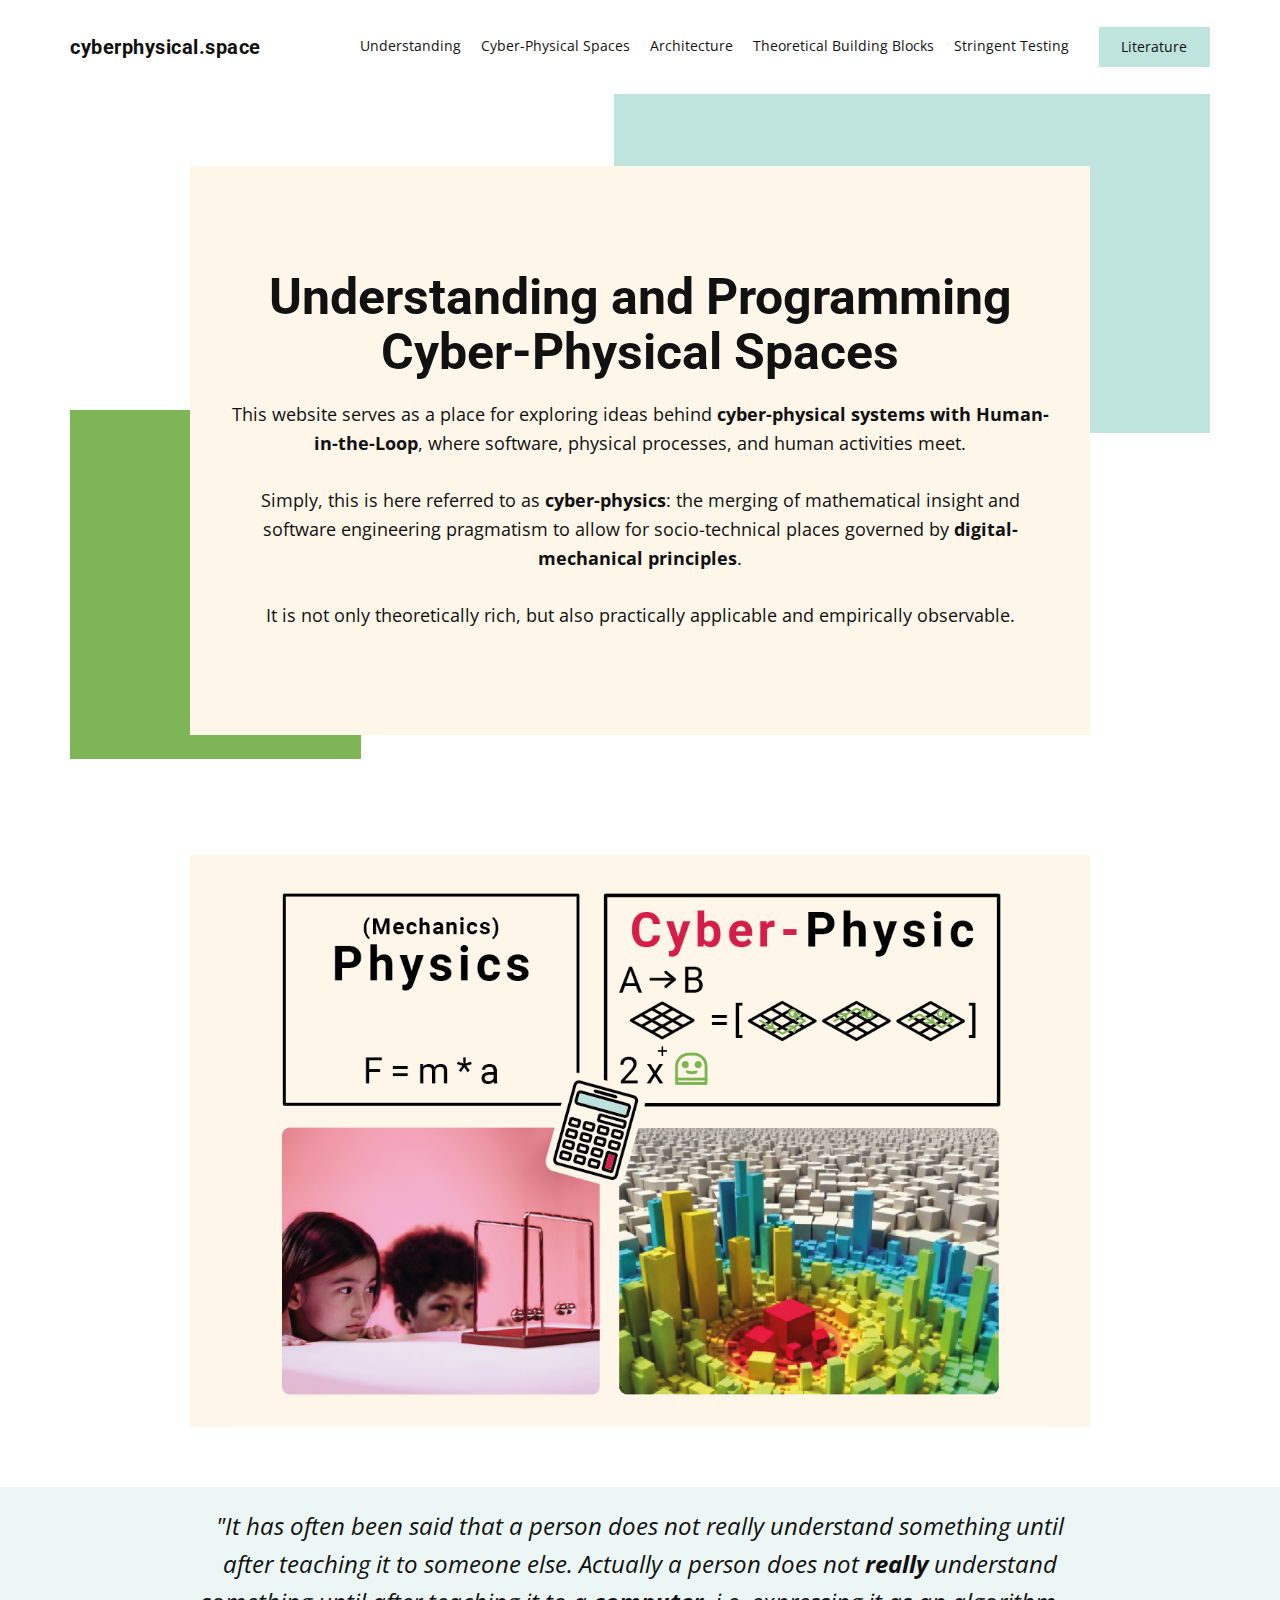
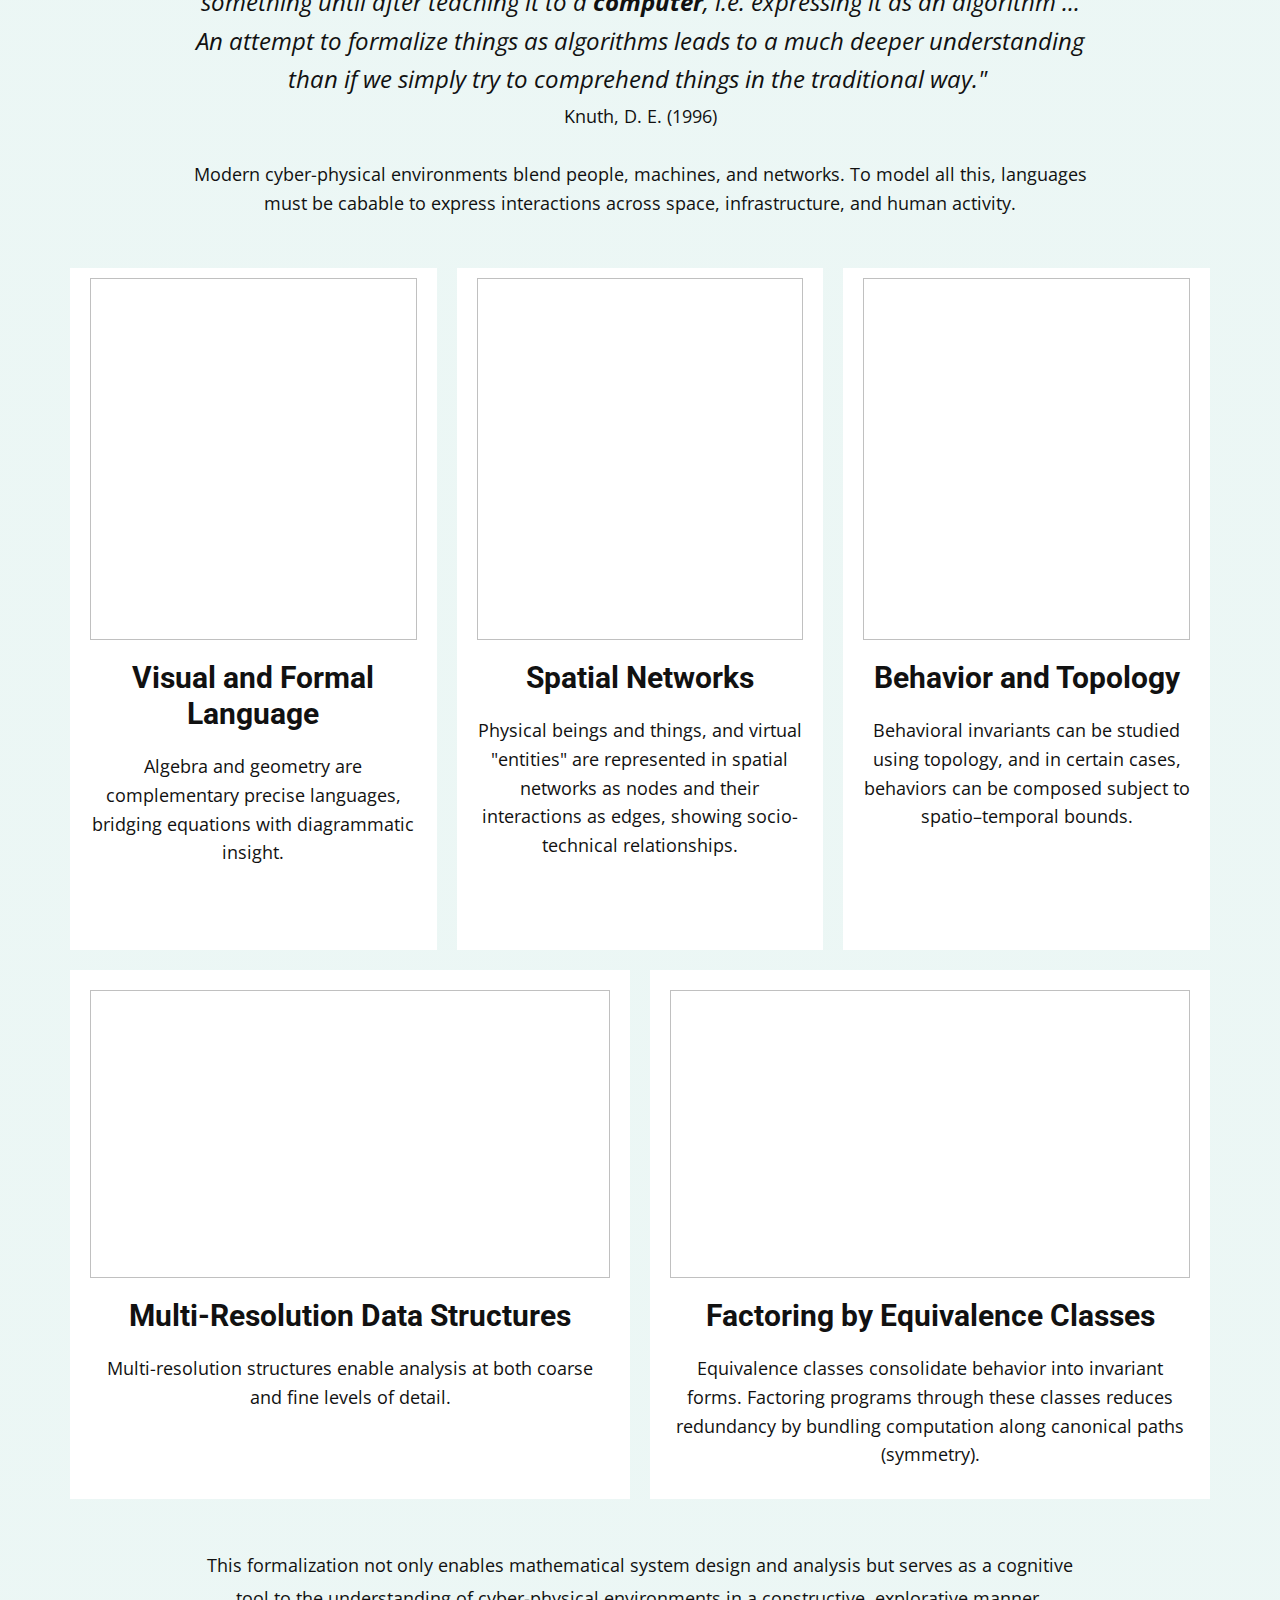
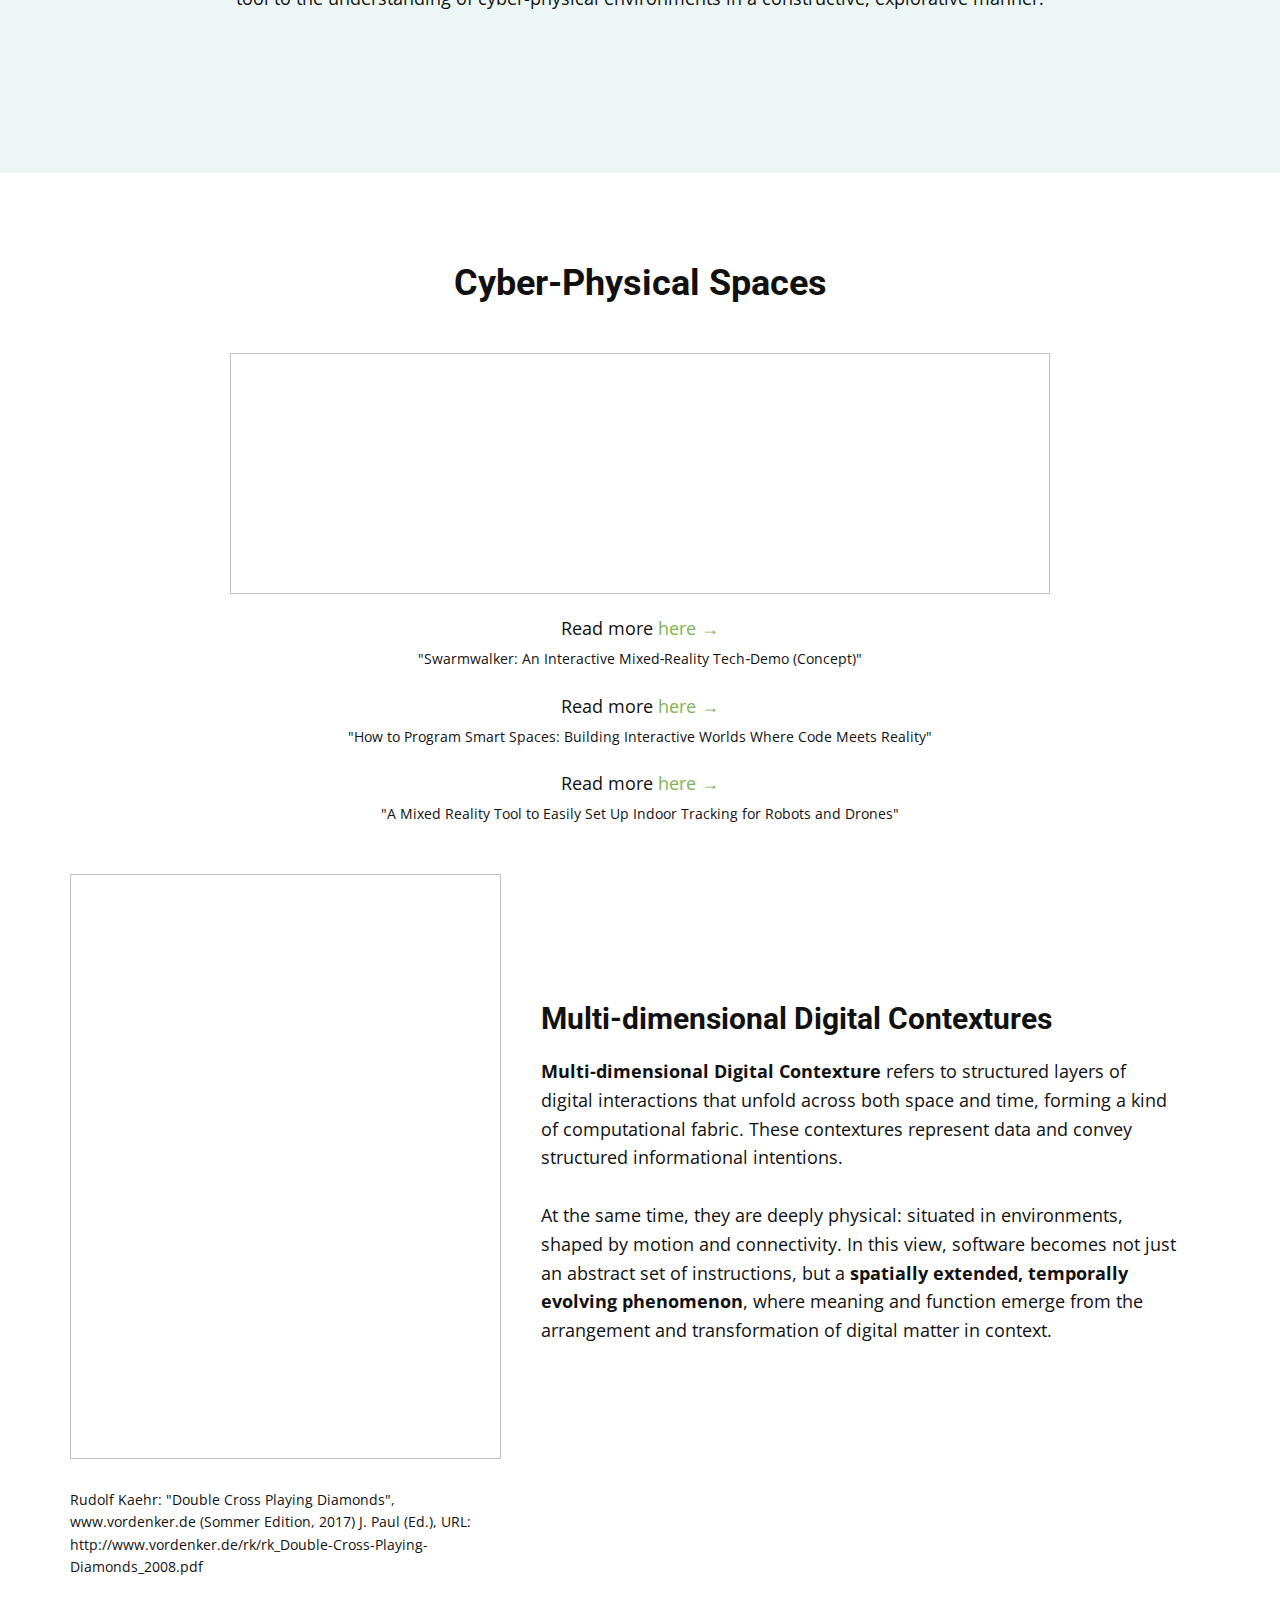
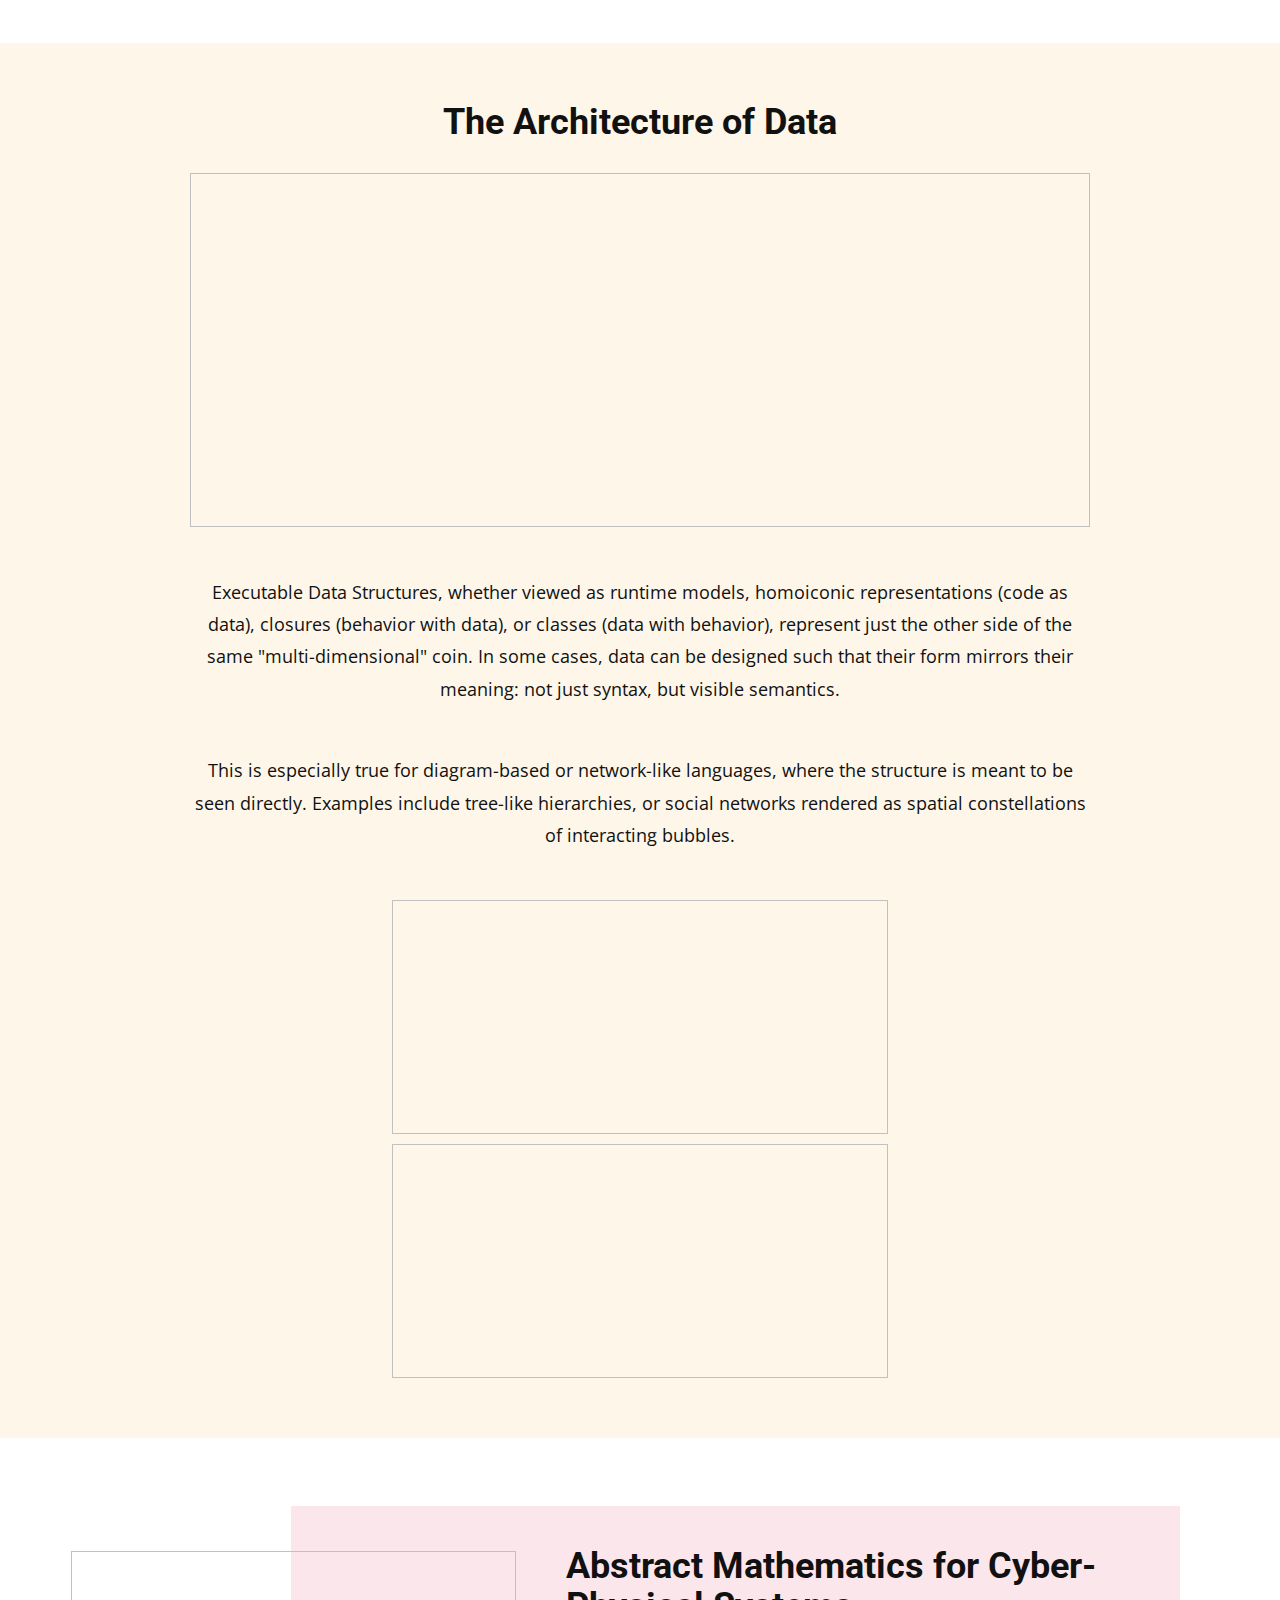
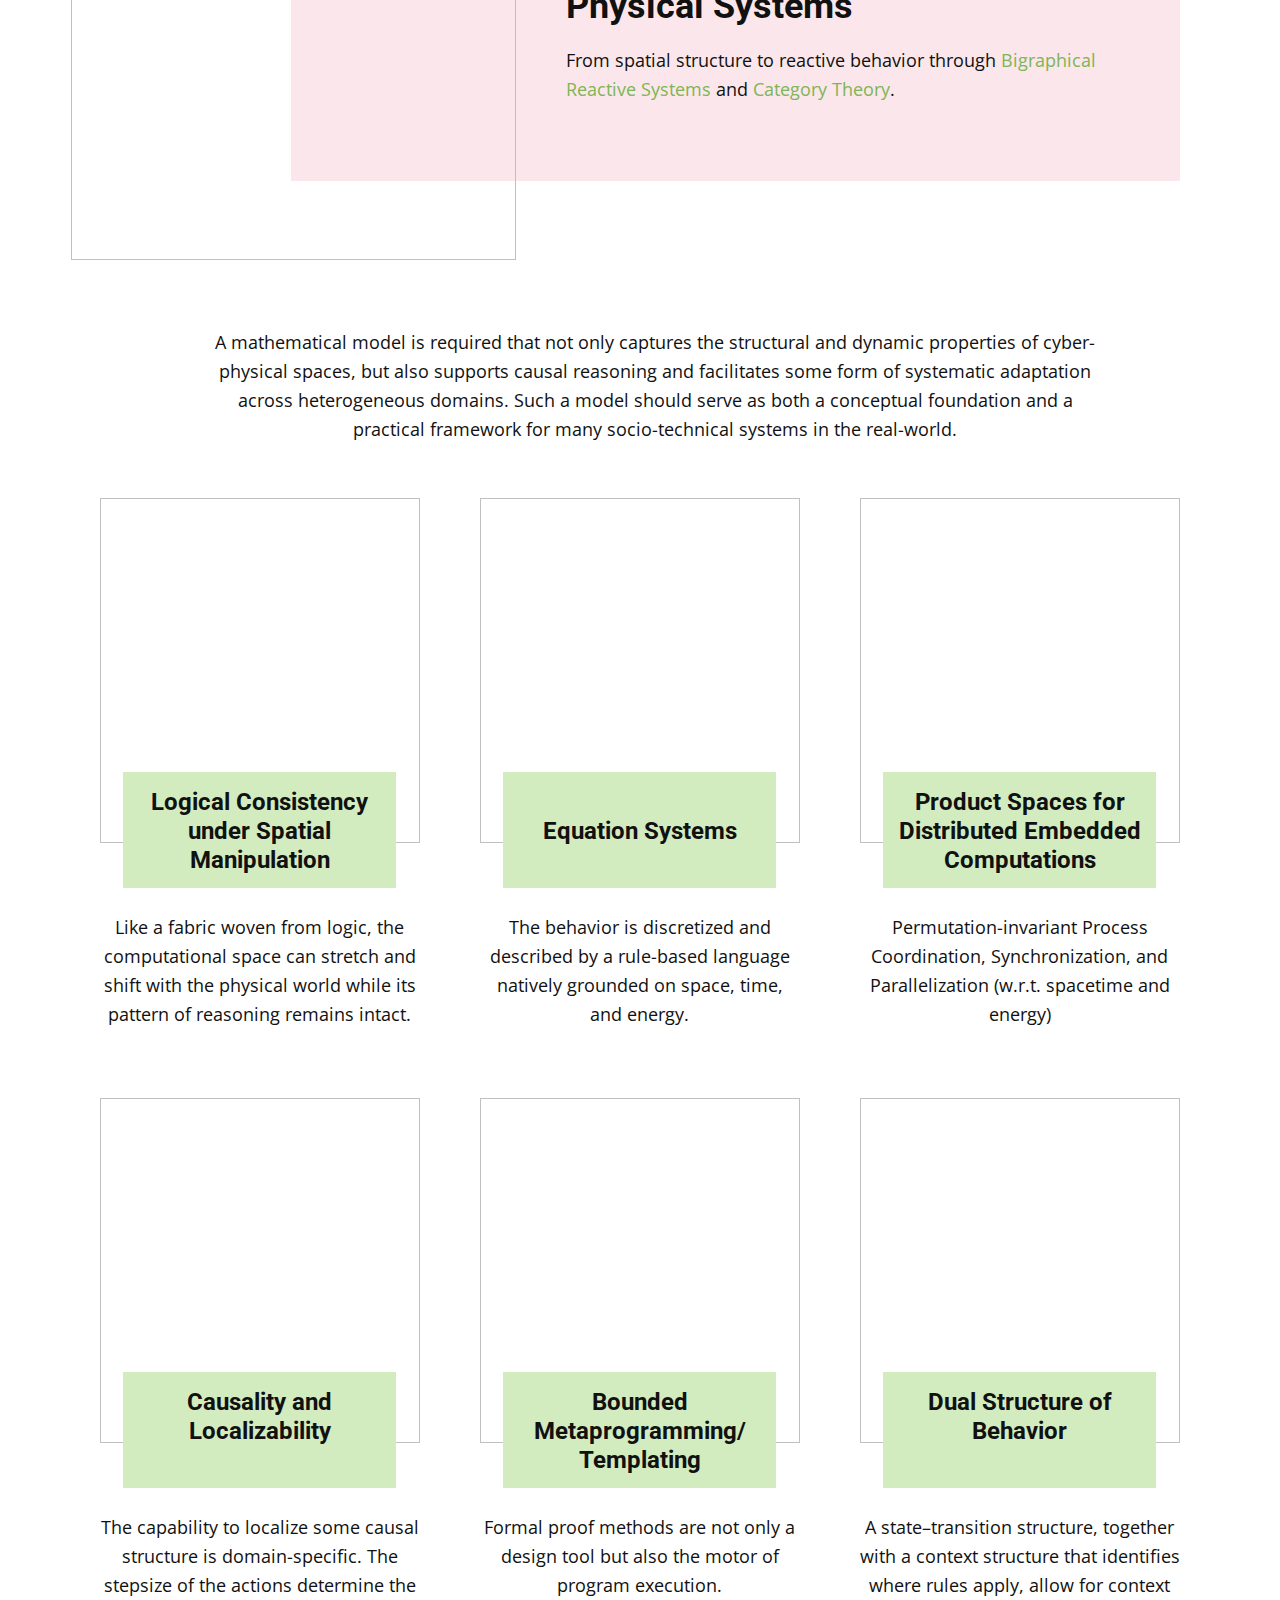
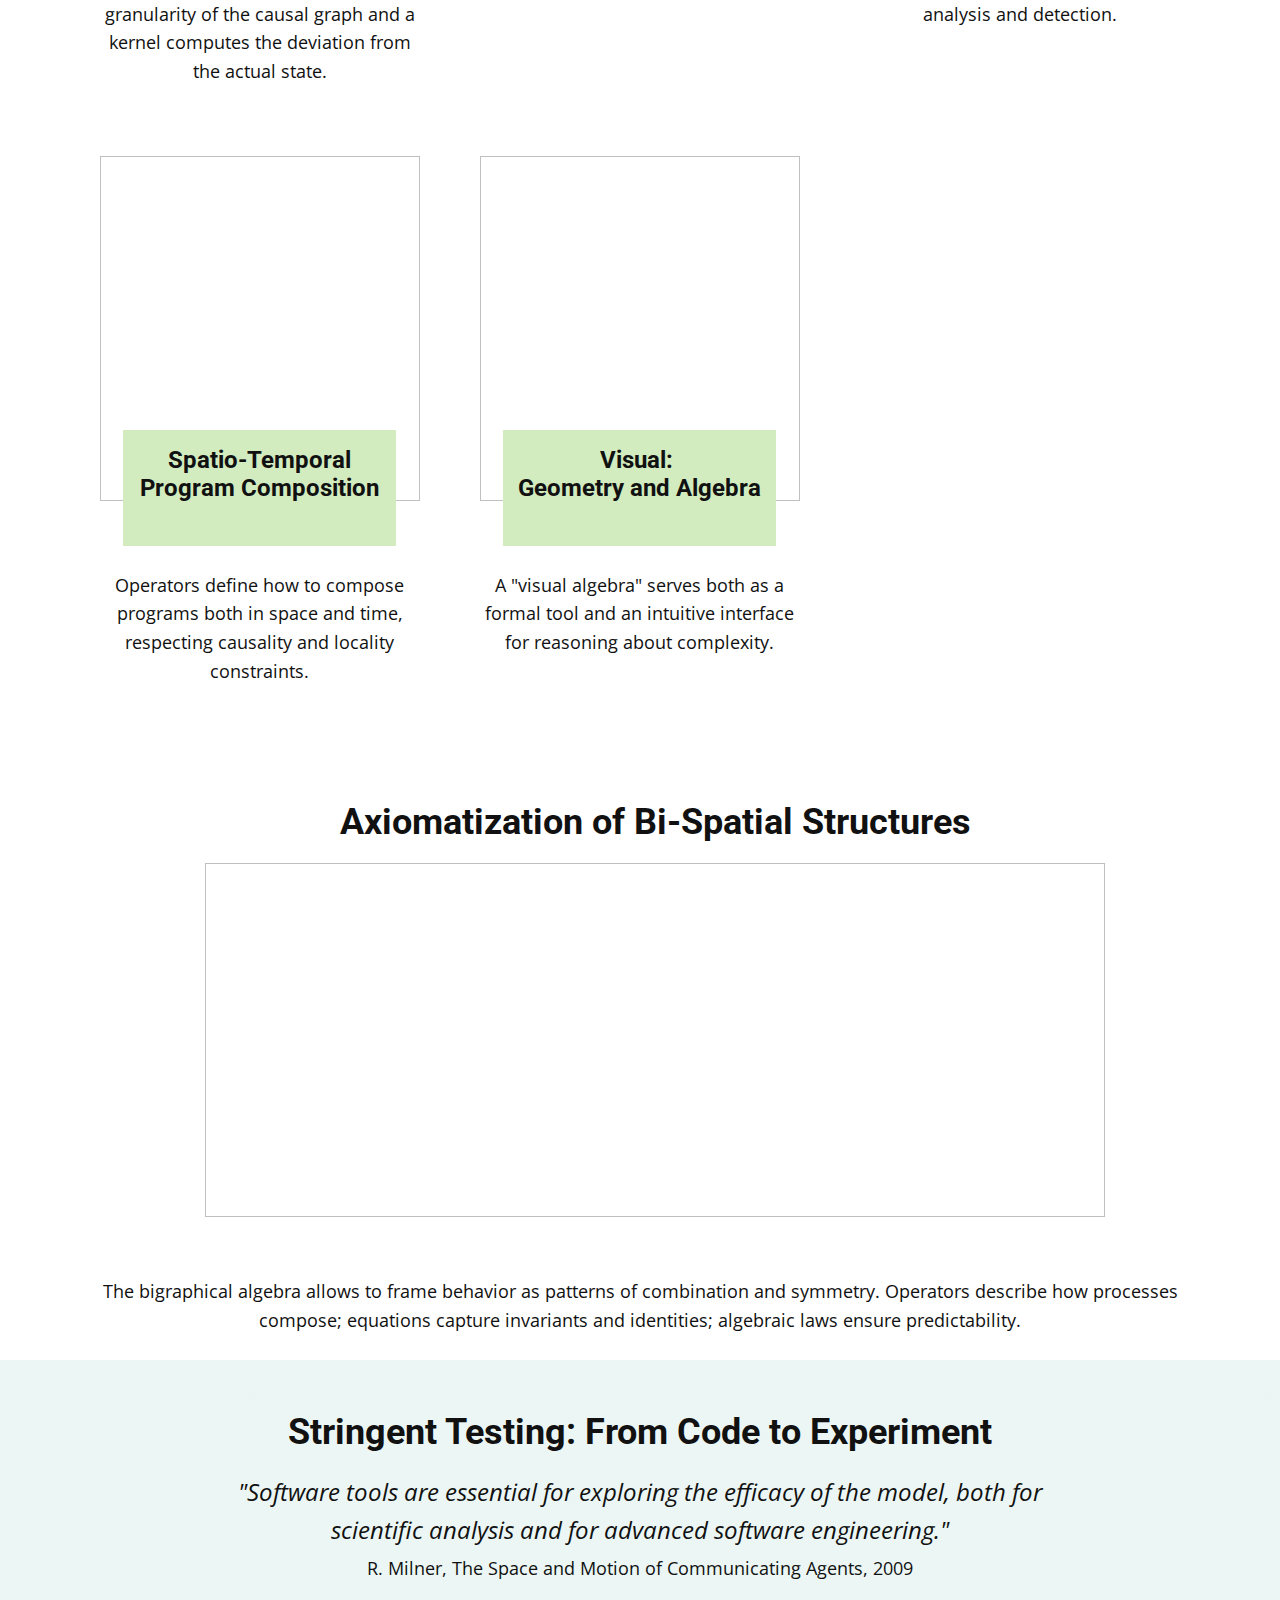
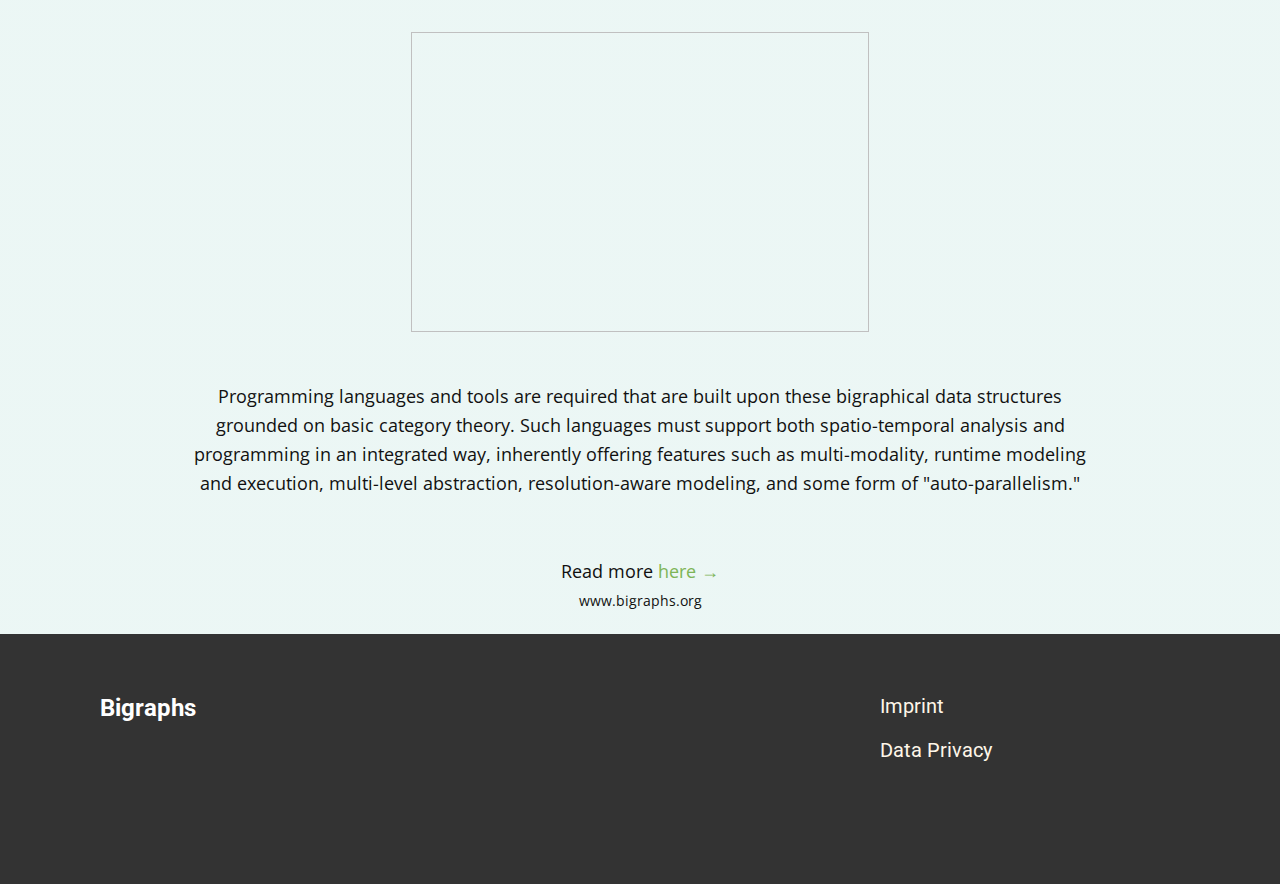
<file: index.html>
<!DOCTYPE html>
<html style="font-size: 16px;" lang="en"><head>
    <meta name="viewport" content="width=device-width, initial-scale=1.0">
    <meta charset="utf-8">
    <meta name="keywords" content="cyberphysical space">
    <meta name="description" content="This project takes the first step in merging the artistry of mathematical ideas with the pragmatism of software engineering to uncover the foundation of cyber-physics — a socio-technical world with digital-mechanical principles that is not only theoretically rich but also practically applicable and easily observed through measurement.">
    <title>Startseite</title>
    <link rel="stylesheet" href="nicepage.css" media="screen">
<link rel="stylesheet" href="index.css" media="screen">
    <script class="u-script" type="text/javascript" src="jquery.js" defer=""></script>
    <script class="u-script" type="text/javascript" src="nicepage.js" defer=""></script>
    
    
    
    
    
    
    
    
    
    
    <link id="u-theme-google-font" rel="stylesheet" href="fonts.css">
    <script type="application/ld+json">{
		"@context": "http://schema.org",
		"@type": "Organization",
		"name": "cyberphysical space"
}</script>
    <meta name="theme-color" content="#7eb557">
    <meta property="og:title" content="Startseite">
    <meta property="og:description" content="This project takes the first step in merging the artistry of mathematical ideas with the pragmatism of software engineering to uncover the foundation of cyber-physics — a socio-technical world with digital-mechanical principles that is not only theoretically rich but also practically applicable and easily observed through measurement.">
    <meta property="og:type" content="website">
  <meta data-intl-tel-input-cdn-path="intlTelInput/"></head>
  <body data-home-page="Startseite.html" data-home-page-title="Startseite" data-path-to-root="./" data-include-products="false" class="u-body u-clearfix u-xl-mode" data-lang="en"><header class="u-clearfix u-header" id="header" data-animation-name="" data-animation-duration="0" data-animation-delay="0" data-animation-direction=""><div class="u-clearfix u-sheet u-valign-middle-lg u-valign-middle-md u-valign-middle-sm u-valign-middle-xs u-sheet-1">
        <h5 data-lang-en="​cyberphysical.space" class="u-text u-text-default u-text-1" data-lang-de="​cyberphysical.space"> cyberphysical.space</h5>
        <nav class="u-align-right u-menu u-menu-one-level u-offcanvas u-menu-1" role="navigation">
          <div class="menu-collapse" style="font-size: 0.875rem;">
            <a class="u-button-style u-custom-left-right-menu-spacing u-hamburger-link u-nav-link" href="#" data-lang-en="{&quot;content&quot;:&quot;<svg class=\&quot;u-svg-link\&quot; viewBox=\&quot;0 0 24 24\&quot;><use xlink:href=\&quot;#svg-bdae\&quot;></use></svg><svg class=\&quot;u-svg-content\&quot; version=\&quot;1.1\&quot; id=\&quot;svg-bdae\&quot; viewBox=\&quot;0 0 16 16\&quot; x=\&quot;0px\&quot; y=\&quot;0px\&quot; xmlns:xlink=\&quot;http://www.w3.org/1999/xlink\&quot; xmlns=\&quot;http://www.w3.org/2000/svg\&quot;>    <g>        <rect y=\&quot;1\&quot; width=\&quot;16\&quot; height=\&quot;2\&quot;></rect>        <rect y=\&quot;7\&quot; width=\&quot;16\&quot; height=\&quot;2\&quot;></rect>        <rect y=\&quot;13\&quot; width=\&quot;16\&quot; height=\&quot;2\&quot;></rect>    </g></svg>&quot;,&quot;href&quot;:&quot;#&quot;}">
              <svg class="u-svg-link" viewBox="0 0 24 24"><use xlink:href="#svg-bdae"></use></svg>
              <svg class="u-svg-content" version="1.1" id="svg-bdae" viewBox="0 0 16 16" x="0px" y="0px" xmlns:xlink="http://www.w3.org/1999/xlink" xmlns="http://www.w3.org/2000/svg"><g><rect y="1" width="16" height="2"></rect><rect y="7" width="16" height="2"></rect><rect y="13" width="16" height="2"></rect>
</g></svg>
            </a>
          </div>
          <div class="u-custom-menu u-nav-container">
            <ul role="menubar" class="u-nav u-unstyled u-nav-1"><li role="none" class="u-nav-item"><a tabindex="-1" role="menuitem" class="u-button-style u-nav-link" href="./#block-4" data-page-id="157943784" aria-haspopup="true" style="padding: 10px;"> Understanding</a>
</li><li role="none" class="u-nav-item"><a tabindex="-1" role="menuitem" class="u-button-style u-nav-link" href="./#block-7" data-page-id="157943784" style="padding: 10px;"> Cyber-Physical Spaces</a>
</li><li role="none" class="u-nav-item"><a tabindex="-1" role="menuitem" class="u-button-style u-nav-link" href="./#block-8" data-page-id="157943784" style="padding: 10px;">Architecture</a>
</li><li role="none" class="u-nav-item"><a tabindex="-1" role="menuitem" class="u-button-style u-nav-link" href="./#block-13" data-page-id="157943784" style="padding: 10px;">Theoretical Building Blocks</a>
</li><li role="none" class="u-nav-item"><a tabindex="-1" role="menuitem" class="u-button-style u-nav-link" href="./#block-11" data-page-id="157943784" style="padding: 10px;">Stringent Testing</a>
</li></ul>
          </div>
          <div id="28a5" role="region" aria-label="Menu panel" class="u-custom-menu u-nav-container-collapse">
            <div class="u-black u-container-style u-inner-container-layout u-opacity u-opacity-95 u-sidenav">
              <div class="u-inner-container-layout u-sidenav-overflow">
                <div class="u-menu-close" tabindex="-1" aria-controls="28a5" aria-label="Close menu"></div>
                <ul role="menubar" class="u-align-center u-nav u-popupmenu-items u-unstyled u-nav-2"><li role="none" class="u-nav-item"><a tabindex="-1" role="menuitem" class="u-button-style u-nav-link" href="./#block-4" data-page-id="157943784" aria-haspopup="true"> Understanding</a>
</li><li role="none" class="u-nav-item"><a tabindex="-1" role="menuitem" class="u-button-style u-nav-link" href="./#block-7" data-page-id="157943784"> Cyber-Physical Spaces</a>
</li><li role="none" class="u-nav-item"><a tabindex="-1" role="menuitem" class="u-button-style u-nav-link" href="./#block-8" data-page-id="157943784">Architecture</a>
</li><li role="none" class="u-nav-item"><a tabindex="-1" role="menuitem" class="u-button-style u-nav-link" href="./#block-13" data-page-id="157943784">Theoretical Building Blocks</a>
</li><li role="none" class="u-nav-item"><a tabindex="-1" role="menuitem" class="u-button-style u-nav-link" href="./#block-11" data-page-id="157943784">Stringent Testing</a>
</li></ul>
              </div>
            </div>
            <div class="u-black u-menu-overlay u-opacity u-opacity-70"></div>
          </div>
        </nav>
        <a href="literature.html" class="u-active-palette-1-base u-border-none u-btn u-button-style u-hover-palette-1-base u-palette-3-base u-radius u-btn-1" data-lang-en="{&quot;content&quot;:&quot;​Literature&quot;,&quot;href&quot;:&quot;&quot;}"> Literature</a>
      </div></header>
    <section class="u-clearfix u-section-1" id="block-4">
      <div class="u-clearfix u-sheet u-valign-middle-xs u-valign-top-xl u-sheet-1">
        <div class="custom-expanded u-align-right u-palette-3-base u-shape u-shape-rectangle u-shape-1"></div>
        <div class="u-align-left u-palette-1-base u-shape u-shape-rectangle u-shape-2"></div>
        <div class="u-container-style u-expanded-width-xs u-group u-palette-2-base u-group-1">
          <div class="u-container-layout u-valign-middle-lg u-valign-middle-md u-valign-middle-xl u-container-layout-1">
            <h1 class="u-align-center u-text u-text-1"> Understanding and Programming Cyber-Physical Spaces</h1>
            
            <p class="u-align-center u-text u-text-2"> This website serves as a place for exploring ideas behind <span style="font-weight: 700;">cyber-physical systems with Human-in-the-Loop</span>, where software, physical processes, and human activities meet.<br>
              <br>Simply, this is here referred to as&nbsp;<span style="font-weight: 700;">cyber-physics</span>: the merging of mathematical insight and software engineering pragmatism to allow for socio-technical places governed by&nbsp;<span style="font-weight: 700;">digital-mechanical principles</span>.<br>
              <br>It is not only theoretically rich, but also practically applicable and empirically observable.
            </p>
          </div>
        </div>
      </div>
    </section>
    <section class="u-align-center u-clearfix u-container-align-center u-section-2" id="block-5">
      <div class="u-clearfix u-sheet u-valign-middle-lg u-valign-middle-md u-valign-middle-sm u-valign-middle-xs u-sheet-2">
        <div class="u-align-right u-container-align-right u-container-style u-expanded-width-md u-expanded-width-sm u-expanded-width-xs u-group u-palette-2-base u-group-1">
          <div class="u-container-layout u-container-layout-1">
            <img class="u-image u-image-contain u-image-default lazyload u-image-1" alt="" data-image-width="4224" data-image-height="2924" data-src="images/cyber-physics-education.jpg" loading="lazy">
          </div>
        </div>
      </div>
    </section>
    <section class="u-align-center u-clearfix u-container-align-center u-gradient u-section-3" id="block-6">
      <div class="u-clearfix u-sheet u-valign-middle-lg u-valign-middle-md u-valign-middle-sm u-valign-middle-xs u-sheet-1">
        <!--<h2 class="u-align-center u-text u-text-1"> Understanding Socio-Technical Spaces</h2>-->
        <p class="u-align-center u-large-text u-text u-text-variant u-text-2"><span style="font-style: italic;"> "It has often been said that a person does not <i>really</i> understand something until after teaching it to someone else. Actually a person does not <b>really</b> understand something until after teaching it to a <b>computer</b>, i.e. expressing it as an algorithm ... An attempt to formalize things as algorithms leads to a much deeper understanding than if we simply try to comprehend things in the traditional way."</span>&nbsp;<br>
        </p>
        <p class="u-align-center u-text u-text-3">Knuth, D. E. (1996)</p>
        <p class="u-align-center u-text u-text-4"> 
        Modern cyber-physical environments blend people, machines, and networks. To model all this, languages must be cabable to express interactions across space, infrastructure, and human activity.
        </p>
        <div class="u-expanded-width u-list u-list-1">
          <div class="u-repeater u-repeater-1">
            <div class="u-align-center u-container-align-center u-container-align-left u-container-style u-list-item u-repeater-item u-white">
              <div class="u-container-layout u-similar-container u-valign-top-lg u-valign-top-md u-valign-top-sm u-valign-top-xs u-container-layout-1">
                <img alt="" class="u-expanded-width u-image u-image-contain u-image-default lazyload u-image-1" data-image-width="3444" data-image-height="1912" data-src="images/computational-structure-3.png" loading="lazy">
                <h3 class="u-text u-text-5">Visual and Formal Language</h3>
                <p class="u-text u-text-6">Algebra and geometry are complementary precise languages, bridging equations with diagrammatic insight.</p>
              </div>
            </div>
            <div class="u-align-center u-container-align-center u-container-style u-list-item u-repeater-item u-white">
              <div class="u-container-layout u-similar-container u-valign-top-lg u-valign-top-md u-valign-top-sm u-valign-top-xs u-container-layout-2">
                <img alt="" class="u-expanded-width u-image u-image-contain u-image-default lazyload u-image-2" data-image-width="2496" data-image-height="2780" data-src="images/computational-structure-1.png" loading="lazy">
                <h3 class="u-text u-text-7">Spatial Networks</h3>
                <p class="u-text u-text-8">Physical beings and things, and virtual "entities" are represented in spatial networks as nodes and their interactions as edges, showing socio-technical relationships.</p>
              </div>
            </div>
            <div class="u-align-center u-container-align-center u-container-style u-list-item u-repeater-item u-white">
              <div class="u-container-layout u-similar-container u-valign-top-lg u-valign-top-md u-valign-top-sm u-valign-top-xs u-container-layout-3">
                <img alt="" class="u-expanded-width u-image u-image-contain u-image-default lazyload u-image-3" data-image-width="575" data-image-height="434" data-src="images/lts-ssr5-9ffc5099ff9b905cd7a2ce78b5131f7a.png" loading="lazy">
                <h3 class="u-text u-text-9"> Behavior and Topology</h3>
                <p class="u-text u-text-10">Behavioral invariants can be studied using topology, and in certain cases, behaviors can be composed subject to spatio–temporal bounds.</p>
              </div>
            </div>
          </div>
        </div>
        <div class="u-expanded-width u-list u-list-2">
          <div class="u-repeater u-repeater-2">
            <div class="u-align-center u-container-align-center u-container-style u-list-item u-repeater-item u-white">
              <div class="u-container-layout u-similar-container u-valign-top-lg u-valign-top-md u-valign-top-sm u-valign-top-xs u-container-layout-4">
                <!-- <img class="u-expanded-width u-image u-image-contain u-image-default lazyload u-image-4" alt="" data-image-width="507" data-image-height="339" data-src="images/bispatial-structure-1.png" loading="lazy"> -->
                <img class="u-expanded-width u-image u-image-contain u-image-default lazyload u-image-4" alt="" data-image-width="507" data-image-height="339" data-src="images/multi-resolution-structure.gif" loading="lazy">
                <h3 class="u-text u-text-11"> Multi-Resolution Data Structures</h3>
                <p class="u-text u-text-12"> Multi-resolution structures enable analysis at both coarse and fine levels of detail.</p>
              </div>
            </div>
            <div class="u-align-center u-container-align-center u-container-style u-list-item u-repeater-item u-white">
              <div class="u-container-layout u-similar-container u-valign-top-lg u-valign-top-md u-valign-top-sm u-valign-top-xs u-container-layout-5">
                <img class="u-expanded-width u-image u-image-contain u-image-default lazyload u-image-5" alt="" data-image-width="3980" data-image-height="2120" data-src="images/factoring.png" loading="lazy">
                <h3 class="u-text u-text-13"> Factoring by Equivalence Classes</h3>
                <p class="u-text u-text-14">Equivalence classes consolidate behavior into invariant forms. Factoring programs through these classes reduces redundancy by bundling computation along canonical paths (symmetry).</p>
              </div>
            </div>
          </div>
        </div>
        <p class="u-align-center u-text u-text-15">This formalization not only enables mathematical system design and analysis but serves as a cognitive tool to the understanding of cyber-physical environments in a constructive, explorative manner.</p>
      </div>
    </section>
    <section class="u-align-center u-clearfix u-container-align-center u-section-4" id="block-7">
      <div class="u-clearfix u-sheet u-valign-middle-lg u-valign-middle-md u-valign-middle-sm u-valign-middle-xs u-sheet-1">
        <h2 class="u-align-center u-text u-text-1"> Cyber-Physical Spaces</h2>
        <img class="u-image u-image-contain u-image-default lazyload u-image-1" alt="" data-image-width="2924" data-image-height="845" data-src="images/deployment-cyber-physical-spaces.png" loading="lazy">
        <p>
        Read more 
        <a href="https://medium.com/@Dominik_Grzelak/swarmwalker-an-interactive-mixed-reality-tech-demo-teaser-8fb248ede085" 
          class="read-more-link" 
          target="_blank" 
          rel="noopener noreferrer">
          here →
        </a> 
        <br/>
        <small>"Swarmwalker: An Interactive Mixed‑Reality Tech‑Demo (Concept)"</small>
        </p>
        <p>
        Read more 
        <a href="https://medium.com/@Dominik_Grzelak/how-to-program-smart-spaces-toward-immersive-cyber-physical-systems-25fb57c4a0da" 
          class="read-more-link" 
          target="_blank" 
          rel="noopener noreferrer">
          here →
        </a> 
        <br/>
        <small>"How to Program Smart Spaces: Building Interactive Worlds Where Code Meets Reality"</small>
        </p>
        <p>
        Read more 
        <a href="https://placexr.de" 
          class="read-more-link" 
          target="_blank" 
          rel="noopener noreferrer">
          here →
        </a>
        <br/>
        <small>"A Mixed Reality Tool to Easily Set Up Indoor Tracking for Robots and Drones"</small>
      </p>
        <div class="data-layout-selected u-clearfix u-expanded-width u-gutter-10 u-layout-wrap u-layout-wrap-1">
          <div class="u-layout" style="">
            <div class="u-layout-row" style="">
              <div class="u-align-left u-container-align-left u-container-style u-layout-cell u-left-cell u-size-23 u-size-xs-60 u-layout-cell-1" src="">
                <div class="u-container-layout u-valign-middle-lg u-valign-middle-md u-valign-middle-sm u-valign-middle-xs u-container-layout-1" src="">
                  <img class="u-absolute-hcenter-xs u-expanded-width u-image u-image-contain u-image-default lazyload u-image-2" alt="" data-image-width="886" data-image-height="1328" data-src="images/rudolf-kaehr-publication.png" loading="lazy">
                  <p class="u-small-text u-text u-text-default u-text-variant u-text-2">Rudolf Kaehr: "Double Cross Playing Diamonds", www.vordenker.de (Sommer Edition, 2017) J. Paul (Ed.), URL: http://www.vordenker.de/rk/rk_Double-Cross-Playing-Diamonds_2008.pdf</p>
                </div>
              </div>
              <div class="u-align-left u-container-align-left u-container-style u-layout-cell u-right-cell u-size-37 u-size-xs-60 u-white u-layout-cell-2">
                <div class="u-container-layout u-valign-middle-lg u-valign-middle-md u-valign-middle-sm u-container-layout-2">
                  <h3 class="u-align-left u-text u-text-default-lg u-text-default-md u-text-default-sm u-text-default-xl u-text-3"> Multi-dimensional Digital Contextures</h3>
                  <p class="u-align-left u-text u-text-4"><span style="font-weight: 700;">Multi-dimensional Digital Contexture</span>&nbsp;refers to structured layers of digital interactions that unfold across both space and time, forming a kind of computational fabric. 
                    These contextures represent data and convey structured informational intentions.<br>
                    <br>At the same time, they are deeply&nbsp;physical: situated in environments, shaped by motion and connectivity. 
                    In this view, software becomes not just an abstract set of instructions, but a&nbsp;<span style="font-weight: 700;">spatially extended, temporally evolving phenomenon</span>, where meaning and function emerge from the arrangement and transformation of digital matter in context.
                  </p>
                </div>
              </div>
            </div>
          </div>
        </div>
      </div>
    </section>
    <section class="u-align-center u-clearfix u-container-align-center u-palette-2-base u-section-5" id="block-8">
      <div class="u-clearfix u-sheet u-valign-middle-lg u-valign-middle-sm u-valign-middle-xl u-valign-middle-xs u-sheet-1">
        <h2 class="u-align-center u-text u-text-1"> The Architecture of Data
        </h2>
        <img class="u-image u-image-contain u-image-default lazyload u-image-1" alt="" data-image-width="4808" data-image-height="1880" data-src="images/evolution-of-data-structures.png" loading="lazy">
        <p class="u-align-center u-text u-text-2"> Executable Data Structures, whether viewed as runtime models, homoiconic representations (code as data), closures (behavior with data), or classes (data with behavior), represent just the other side of the same "multi-dimensional" coin. 
          In some cases, data can be designed such that their form mirrors their meaning: not just syntax, but visible semantics. 
        </p>
        <p class="u-align-center u-text u-text-2">
          This is especially true for diagram-based or network-like languages, where the structure is meant to be seen directly.
          Examples include tree-like hierarchies, or social networks rendered as spatial constellations of interacting bubbles.
        </p>
        <div class="custom-expanded u-gallery u-layout-grid u-lightbox u-no-transition u-show-text-none u-gallery-1">
          <div class="u-gallery-inner u-gallery-inner-1">
            <div class="u-effect-hover-zoom u-gallery-item">
              <div class="u-back-slide" data-image-width="801" data-image-height="785">
                <img class="u-back-image u-expanded lazyload" data-src="images/robot-behavior-topology.png" loading="lazy">
              </div>
              <div class="u-over-slide u-shading u-over-slide-1"></div>
            </div>
<div class="u-effect-hover-zoom u-gallery-item">
              <div class="u-back-slide" data-image-width="801" data-image-height="785">
                <img class="u-back-image u-expanded lazyload" data-src="images/bispatial-structure-1.png" loading="lazy">
              </div>
              <div class="u-over-slide u-shading u-over-slide-1"></div>
            </div>
          </div>
        </div>
      </div>
    </section>
    <section class="u-clearfix u-section-6" id="block-13">
      <div class="u-clearfix u-sheet u-valign-middle-lg u-valign-middle-sm u-sheet-1">
        <div class="u-container-style u-group u-palette-5-light-3 u-group-1">
          <div class="u-container-layout u-container-layout-1">
            <h2 class="u-text u-text-1">Abstract Mathematics for Cyber-Physical Systems</h2>
            <p class="u-text u-text-2">From spatial structure to reactive behavior through <a href="https://en.wikipedia.org/wiki/Bigraph" target="_blank">Bigraphical Reactive Systems</a> and <a href="https://en.wikipedia.org/wiki/Category_theory">Category Theory</a>.</p>
          </div>
        </div>
        <img alt="" class="u-image u-image-contain u-image-default lazyload u-image-1" data-image-width="457" data-image-height="316" data-src="images/CS_Grafiken_Entwurf-14-14.jpg" loading="lazy">
      </div>
    </section>
    <section class="u-align-center u-clearfix u-container-align-center u-section-7" id="sec-2e63">
      <div class="u-clearfix u-sheet u-valign-top-lg u-valign-top-sm u-sheet-1">
        <p class="u-align-center u-text u-text-1">A mathematical model is required that not only captures the structural and dynamic properties of cyber-physical spaces, but also supports causal reasoning and facilitates some form of systematic adaptation across heterogeneous domains. Such a model should serve as both a conceptual foundation and a practical framework for many socio-technical systems in the real-world.</p>
        <div class="u-expanded-width u-list u-list-1">
          <div class="u-repeater u-repeater-1">
            <div class="u-align-center u-container-align-center u-container-align-center-lg u-container-align-center-md u-container-align-center-sm u-container-align-center-xl u-container-style u-list-item u-repeater-item">
              <div class="u-container-layout u-similar-container u-valign-top-lg u-valign-top-md u-valign-top-sm u-container-layout-1">
                <img alt="" class="u-expanded-width u-image u-image-contain u-image-default lazyload u-image-1" data-image-width="394" data-image-height="429" data-src="images/CS_Grafiken_Entwurf-061.jpg" loading="lazy">
                <div class="u-align-center u-container-align-center u-container-align-center-lg u-container-align-center-md u-container-align-center-sm u-container-align-center-xl u-container-style u-group u-palette-1-light-2 u-group-1">
                  <div class="u-container-layout u-valign-middle-lg u-valign-middle-md u-valign-middle-sm u-valign-middle-xs u-container-layout-2">
                    <h4 class="u-text u-text-2"> Logical Consistency under Spatial Manipulation</h4>
                  </div>
                </div>
                <p class="u-text u-text-default u-text-3"> Like a fabric woven from logic, the computational space can stretch and shift with the physical world while its pattern of reasoning remains intact.</p>
              </div>
            </div>
            <div class="u-align-center u-container-align-center u-container-align-center-lg u-container-align-center-md u-container-align-center-sm u-container-align-center-xl u-container-style u-list-item u-repeater-item">
              <div class="u-container-layout u-similar-container u-valign-top-lg u-valign-top-md u-valign-top-sm u-container-layout-3">
                <img alt="" class="u-expanded-width u-image u-image-contain u-image-default lazyload u-image-2" data-image-width="394" data-image-height="429" data-src="images/CS_Grafiken_Entwurf-10-10.jpg" loading="lazy">
                <div class="u-align-center u-container-align-center u-container-align-center-lg u-container-align-center-md u-container-align-center-sm u-container-align-center-xl u-container-style u-group u-palette-1-light-2 u-group-2">
                  <div class="u-container-layout u-valign-middle-lg u-valign-middle-md u-valign-middle-sm u-valign-middle-xs u-container-layout-4">
                    <h4 class="u-text u-text-4">
                      <br> Equation Systems
                    </h4>
                  </div>
                </div>
                <p class="u-text u-text-default u-text-5"> The behavior is discretized and described by a rule-based language natively grounded on space, time, and energy.</p>
              </div>
            </div>
            <div class="u-align-center u-container-align-center u-container-align-center-lg u-container-align-center-md u-container-align-center-sm u-container-align-center-xl u-container-style u-list-item u-repeater-item">
              <div class="u-container-layout u-similar-container u-valign-top-lg u-valign-top-md u-valign-top-sm u-container-layout-5">
                <img alt="" class="u-expanded-width u-image u-image-contain u-image-default lazyload u-image-3" data-image-width="394" data-image-height="429" data-src="images/CS_Grafiken_Entwurf-081.jpg" loading="lazy">
                <div class="u-align-center u-container-align-center u-container-align-center-lg u-container-align-center-md u-container-align-center-sm u-container-align-center-xl u-container-style u-group u-palette-1-light-2 u-group-3">
                  <div class="u-container-layout u-valign-middle-lg u-valign-middle-md u-valign-middle-sm u-valign-middle-xs u-container-layout-6">
                    <h4 class="u-text u-text-6"> Product Spaces for Distributed Embedded Computations</h4>
                  </div>
                </div>
                <p class="u-text u-text-default u-text-7"> Permutation-invariant Process Coordination, Synchronization, and Parallelization (w.r.t.&nbsp;spacetime and energy)</p>
              </div>
            </div>
            <div class="u-align-center u-container-align-center u-container-align-center-lg u-container-align-center-md u-container-align-center-sm u-container-align-center-xl u-container-style u-list-item u-repeater-item">
              <div class="u-container-layout u-similar-container u-valign-top-lg u-valign-top-md u-valign-top-sm u-container-layout-7">
                <img alt="" class="u-expanded-width u-image u-image-contain u-image-default lazyload u-image-4" data-image-width="394" data-image-height="429" data-src="images/CS_Grafiken_Entwurf-031.jpg" loading="lazy">
                <div class="u-align-center u-container-align-center u-container-align-center-lg u-container-align-center-md u-container-align-center-sm u-container-align-center-xl u-container-style u-group u-palette-1-light-2 u-group-4">
                  <div class="u-container-layout u-valign-middle-lg u-valign-middle-md u-valign-middle-sm u-valign-middle-xs u-container-layout-8">
                    <h4 class="u-text u-text-8"> Causality and Localizability</h4>
                  </div>
                </div>
                <p class="u-text u-text-default u-text-9"> The capability to localize some causal structure is domain-specific. The stepsize of the actions determine the granularity of the causal graph and a kernel computes the deviation from the actual state.</p>
              </div>
            </div>
            <div class="u-align-center u-container-align-center u-container-align-center-lg u-container-align-center-md u-container-align-center-sm u-container-align-center-xl u-container-style u-list-item u-repeater-item">
              <div class="u-container-layout u-similar-container u-valign-top-lg u-valign-top-md u-valign-top-sm u-container-layout-9">
                <img alt="" class="u-expanded-width u-image u-image-contain u-image-default lazyload u-image-5" data-image-width="394" data-image-height="429" data-src="images/CS_Grafiken_Entwurf-051.jpg" loading="lazy">
                <div class="u-align-center u-container-align-center u-container-align-center-lg u-container-align-center-md u-container-align-center-sm u-container-align-center-xl u-container-style u-group u-palette-1-light-2 u-group-5">
                  <div class="u-container-layout u-valign-middle-lg u-valign-middle-md u-valign-middle-sm u-valign-middle-xs u-container-layout-10">
                    <h4 class="u-text u-text-10"> Bounded Metaprogramming/<br>Templating
                    </h4>
                  </div>
                </div>
                <p class="u-text u-text-default u-text-11"> Formal proof methods are not only a design tool but also the motor of program execution.</p>
              </div>
            </div>
            <div class="u-align-center u-container-align-center u-container-align-center-lg u-container-align-center-md u-container-align-center-sm u-container-align-center-xl u-container-style u-list-item u-repeater-item">
              <div class="u-container-layout u-similar-container u-valign-top-lg u-valign-top-md u-valign-top-sm u-container-layout-11">
                <img alt="" class="u-expanded-width u-image u-image-contain u-image-default lazyload u-image-6" data-image-width="394" data-image-height="429" data-src="images/CS_Grafiken_Entwurf-04.jpg" loading="lazy">
                <div class="u-align-center u-container-align-center u-container-align-center-lg u-container-align-center-md u-container-align-center-sm u-container-align-center-xl u-container-style u-group u-palette-1-light-2 u-group-6">
                  <div class="u-container-layout u-valign-middle-lg u-valign-middle-md u-valign-middle-sm u-valign-middle-xs u-container-layout-12">
                    <h4 class="u-text u-text-12"> Dual Structure of Behavior</h4>
                  </div>
                </div>
                <p class="u-text u-text-default u-text-13">A state–transition structure, together with a context structure that identifies where rules apply, allow for context analysis and detection.</p>
              </div>
            </div>
            <div class="u-align-center u-container-align-center u-container-align-center-lg u-container-align-center-md u-container-align-center-sm u-container-align-center-xl u-container-style u-list-item u-repeater-item">
              <div class="u-container-layout u-similar-container u-valign-top-lg u-valign-top-md u-valign-top-sm u-container-layout-13">
                <img alt="" class="u-expanded-width u-image u-image-contain u-image-default lazyload u-image-7" data-image-width="394" data-image-height="429" data-src="images/CS_Grafiken_Entwurf-091.jpg" loading="lazy">
                <div class="u-align-center u-container-align-center u-container-align-center-lg u-container-align-center-md u-container-align-center-sm u-container-align-center-xl u-container-style u-group u-palette-1-light-2 u-group-7">
                  <div class="u-container-layout u-valign-middle-lg u-valign-middle-md u-valign-middle-sm u-valign-middle-xs u-container-layout-14">
                    <h4 class="u-text u-text-14"> Spatio-Temporal Program Composition</h4>
                  </div>
                </div>
                <p class="u-text u-text-default u-text-15"> Operators define how to compose programs both in space and time, respecting causality and locality constraints.</p>
              </div>
            </div>
            <div class="u-align-center u-container-align-center u-container-align-center-lg u-container-align-center-md u-container-align-center-sm u-container-align-center-xl u-container-style u-list-item u-repeater-item">
              <div class="u-container-layout u-similar-container u-valign-top-lg u-valign-top-md u-valign-top-sm u-container-layout-15">
                <img alt="" class="u-expanded-width u-image u-image-contain u-image-default lazyload u-image-8" data-image-width="394" data-image-height="429" data-src="images/CS_Grafiken_Entwurf-11.jpg" loading="lazy">
                <div class="u-align-center u-container-align-center u-container-align-center-lg u-container-align-center-md u-container-align-center-sm u-container-align-center-xl u-container-style u-group u-palette-1-light-2 u-group-8">
                  <div class="u-container-layout u-valign-middle-lg u-valign-middle-md u-valign-middle-sm u-valign-middle-xs u-container-layout-16">
                    <h4 class="u-text u-text-16"> Visual:&nbsp;<br>Geometry and Algebra
                    </h4>
                  </div>
                </div>
                <p class="u-text u-text-default u-text-17"> A "visual algebra" serves both as a formal tool and an intuitive interface for reasoning about complexity.</p>
              </div>
            </div>
          </div>
        </div>
        <h2 class="u-align-center u-text u-text-18"> Axiomatization of Bi-Spatial Structures</h2>
        <img class="u-image u-image-contain u-image-default lazyload u-image-9" alt="" data-image-width="1092" data-image-height="877" data-src="images/bispatial-axioms-overview.png" loading="lazy">
        <p class="u-align-center u-text u-text-15"> The bigraphical algebra allows to frame behavior as patterns of combination and symmetry. Operators describe how processes compose; equations capture invariants and identities; algebraic laws ensure predictability. </p>
        <br/>
      </div>
    </section>
    <section class="u-clearfix u-gradient u-section-8" id="block-11">
      <div class="u-clearfix u-sheet u-valign-middle-lg u-valign-middle-md u-valign-middle-sm u-sheet-1">
        <h2 class="u-align-center u-text u-text-1"> Stringent Testing: From Code to Experiment</h2>
        <p class="u-align-center u-large-text u-text u-text-variant u-text-2"> "Software tools are essential for exploring the efficacy of the model, both for scientific analysis and for advanced software engineering."</p>
        <p class="u-align-center u-text u-text-3"> R. Milner,&nbsp;The Space and Motion of Communicating Agents, 2009</p>
        <img class="u-image u-image-default lazyload u-image-1" alt="" data-image-width="457" data-image-height="316" data-src="images/CS_Grafiken_Entwurf-13.jpg" loading="lazy">
        <p class="u-align-center u-text u-text-4"> Programming languages and tools are required that are built upon these bigraphical data structures grounded on basic category theory. 
          Such languages must support both spatio-temporal analysis and programming in an integrated way, inherently offering features such as multi-modality, runtime modeling and execution, multi-level abstraction, resolution-aware modeling, and some form of "auto-parallelism."</p>
        <p class="u-align-center">
        Read more 
        <a href="https://www.bigraphs.org/" 
          class="read-more-link" 
          target="_blank" 
          rel="noopener noreferrer">
          here →
        </a>
        <br/>
        <small>www.bigraphs.org</small>
      </p>
      </div>
    </section>
    
    
    
    <footer class="u-clearfix u-footer u-grey-80" id="footer"><div class="u-clearfix u-sheet u-sheet-1">
        <div class="data-layout-selected u-clearfix u-expanded-width-lg u-expanded-width-md u-expanded-width-xl u-expanded-width-xs u-gutter-30 u-layout-wrap u-layout-wrap-1">
          <div class="u-gutter-0 u-layout">
            <div class="u-layout-row">
              <div class="u-align-left u-container-align-left u-container-style u-layout-cell u-left-cell u-size-20 u-size-30-md u-layout-cell-1">
                <div class="u-container-layout u-valign-top-lg u-valign-top-md u-valign-top-sm u-valign-top-xs u-container-layout-1"><!--position-->
                  <div data-position="" class="u-position u-position-1"><!--block-->
                    <div class="u-block">
                      <div class="u-block-container u-clearfix"></div>
                    </div><!--/block-->
                  </div><!--/position--><!--position-->
                  <div data-position="" class="u-position u-position-2"><!--block-->
                    <div class="u-block">
                      <div class="u-block-container u-clearfix"><!--block_header-->
                        <h4 data-lang-en="<!--block_header_content-->
                ​<a class=&quot;-translate-y-[1px] text-2xl font-medium u-btn u-button-style u-none u-hover-none u-active-none u-border-none u-text-palette-1-base u-block-8b98-36&quot; href=&quot;https://dominikgrzelak.de/&quot; style=&quot;background-image: none; padding-top: 0px; padding-bottom: 0px; padding-left: 0px; padding-right: 0px&quot; data-lang-en=&quot;{&amp;quot;content&amp;quot;:&amp;quot;Dominik Grzelak&amp;quot;,&amp;quot;href&amp;quot;:&amp;quot;https://dominikgrzelak.de/&amp;quot;}&quot; data-block-type=&quot;&quot;>Dominik Grzelak</a><!--/block_header_content-->" class="u-block-header u-text u-text-white u-text-1"><!--block_header_content-->
                          <a class="u-active-none u-border-none u-btn u-button-link u-button-style u-hover-none u-none u-text-active-palette-1-base u-text-body-alt-color u-text-hover-palette-1-base u-btn-1" href="https://bigraphs.org/" target="_blank">Bigraphs</a><!--/block_header_content-->
                        </h4><!--/block_header-->
                      </div>
                    </div><!--/block-->
                  </div><!--/position--><!--position-->
                  <div data-position="" class="u-position u-position-3"><!--block--><!--/block--></div><!--/position-->
                </div>
              </div>
              <div class="u-align-left u-container-align-left u-container-style u-layout-cell u-size-20 u-size-30-md u-layout-cell-2">
                <div class="u-container-layout u-valign-top u-container-layout-2"><!--position-->
                  <div data-position="" class="u-position"><!--block--><!--/block--></div><!--/position-->
                </div>
              </div>
              <div class="u-align-left u-container-align-left u-container-style u-layout-cell u-right-cell u-size-20 u-size-30-md u-layout-cell-3">
                <div class="u-container-layout u-valign-top u-container-layout-3"><!--position-->
                  <div data-position="" class="u-position u-position-5"><!--block-->
                    <div class="u-block">
                      <div class="u-block-container u-clearfix"><!--block_header-->
                        <h5 class="u-block-header u-text u-text-2" data-lang-en="<!--block_header_content-->
                Imprint<!--/block_header_content-->"><!--block_header_content-->
                          <a class="u-active-none u-border-none u-btn u-button-link u-button-style u-hover-none u-none u-text-palette-2-base u-btn-2" href="imprint-and-data-privacy.html" data-page-id="683003680" title="imprint-and-data-privacy"> Imprint</a><!--/block_header_content-->
                        </h5><!--/block_header-->
                      </div>
                    </div><!--/block-->
                  </div><!--/position--><!--position-->
                  <div data-position="" class="u-position u-position-6"><!--block-->
                    <div class="u-block">
                      <div class="u-block-container u-clearfix"><!--block_header-->
                        <h5 class="u-block-header u-text u-text-3" data-lang-en="<!--block_header_content-->
                ​Data Privacy<!--/block_header_content-->"><!--block_header_content-->
                          <a class="u-active-none u-border-none u-btn u-button-link u-button-style u-hover-none u-none u-text-palette-2-base u-btn-3" href="imprint-and-data-privacy.html" data-page-id="683003680" title="imprint-and-data-privacy"> Data Privacy</a><!--/block_header_content-->
                        </h5><!--/block_header-->
                      </div>
                    </div><!--/block-->
                  </div><!--/position-->
                </div>
              </div>
            </div>
          </div>
        </div>
      </div></footer>
<script async src="https://scripts.simpleanalyticscdn.com/latest.js"></script>
</body></html>
</file>
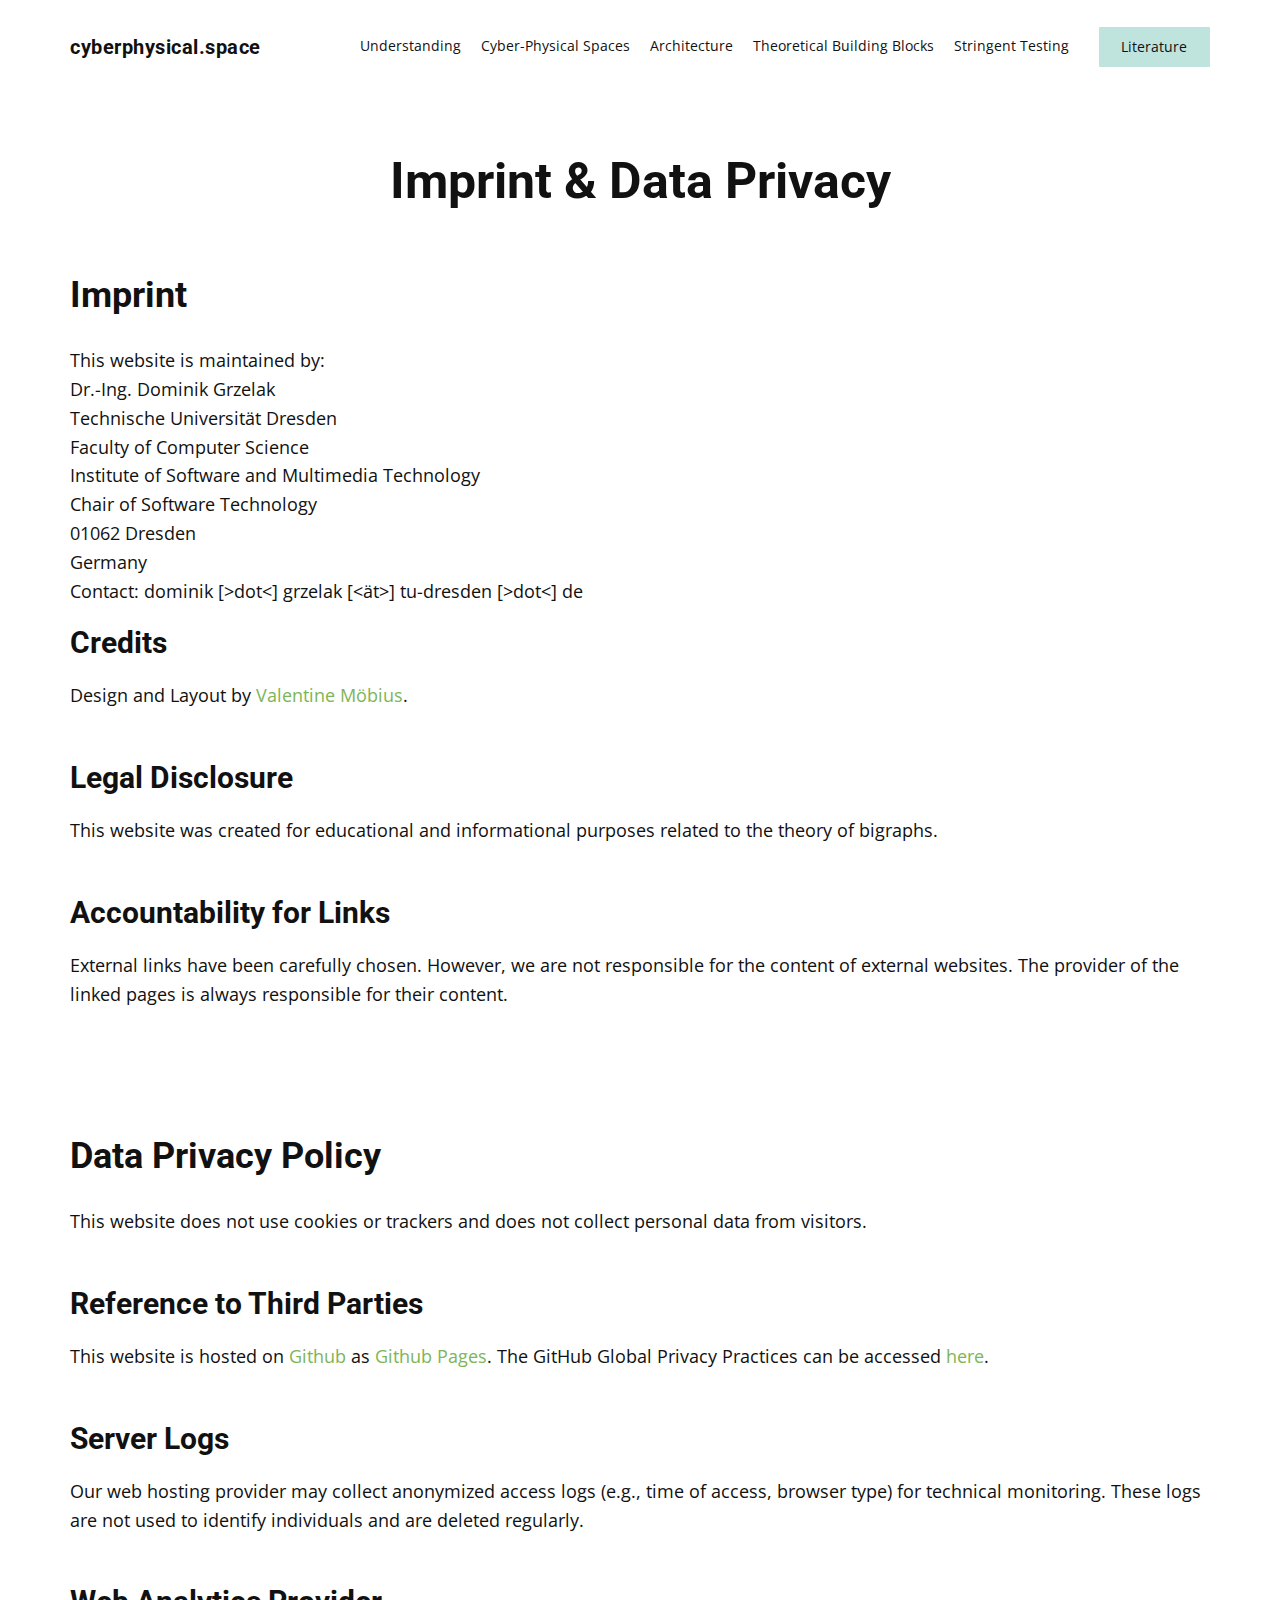
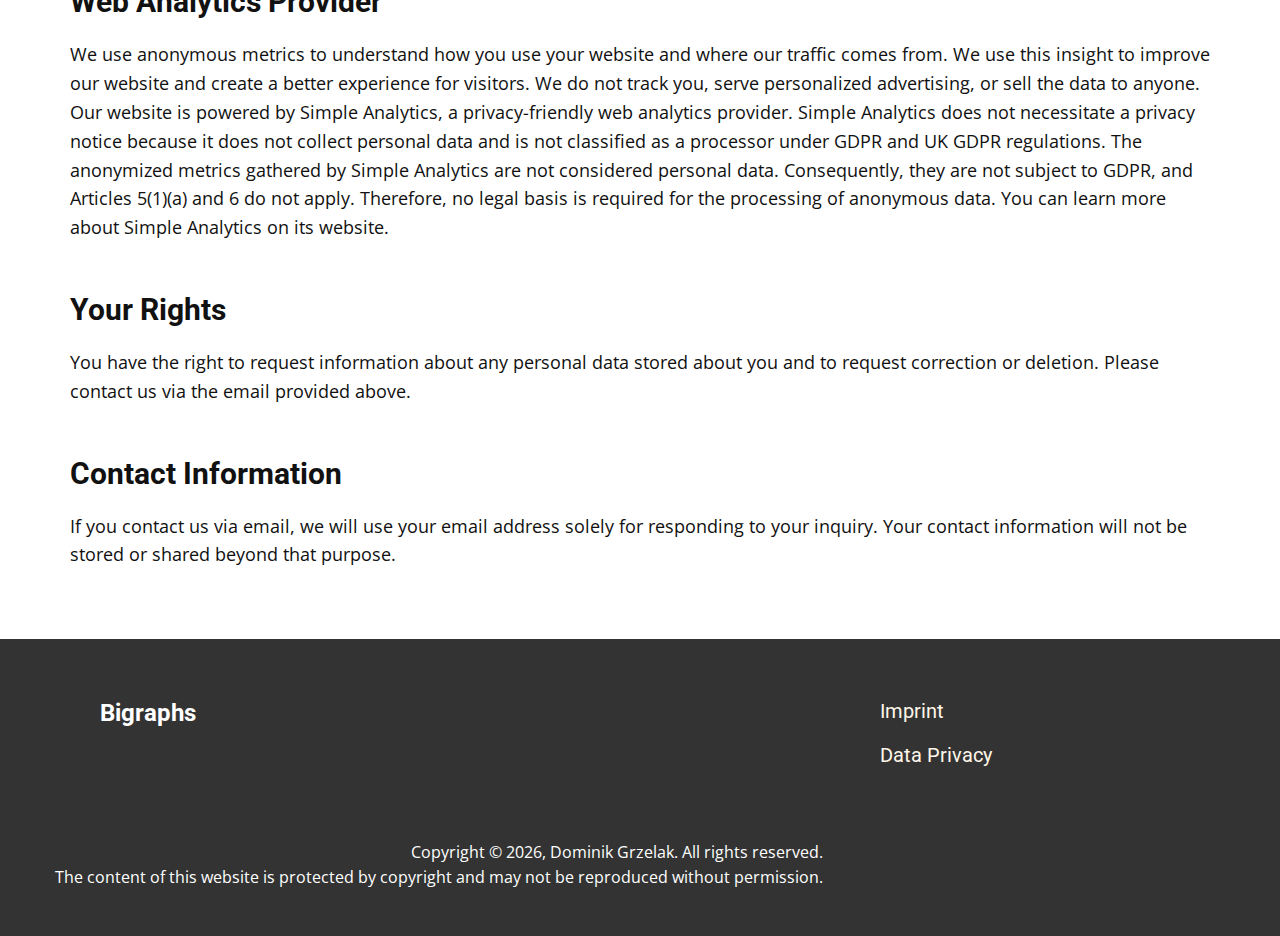
<file: imprint-and-data-privacy.html>
<!DOCTYPE html>
<html style="font-size: 16px;" lang="en"><head>
    <meta name="viewport" content="width=device-width, initial-scale=1.0">
    <meta charset="utf-8">
    <meta name="keywords" content="cyberphysical space">
    <meta name="description" content="This project takes the first step in merging the artistry of mathematical ideas with the pragmatism of software engineering to uncover the foundation of cyber-physics — a socio-technical world with digital-mechanical principles that is not only theoretically rich but also practically applicable and easily observed through measurement.">
    <title>imprint-and-data-privacy</title>
    <link rel="stylesheet" href="nicepage.css" media="screen">
<link rel="stylesheet" href="imprint-and-data-privacy.css" media="screen">
    <script class="u-script" type="text/javascript" src="jquery.js" defer=""></script>
    <script class="u-script" type="text/javascript" src="nicepage.js" defer=""></script>
    
    
    
    
    <link id="u-theme-google-font" rel="stylesheet" href="fonts.css">
    <script type="application/ld+json">{
		"@context": "http://schema.org",
		"@type": "Organization",
		"name": "cyberphysical space"
}</script>
    <meta name="theme-color" content="#7eb557">
    <meta property="og:title" content="imprint-and-data-privacy">
    <meta property="og:description" content="This project takes the first step in merging the artistry of mathematical ideas with the pragmatism of software engineering to uncover the foundation of cyber-physics — a socio-technical world with digital-mechanical principles that is not only theoretically rich but also practically applicable and easily observed through measurement.">
    <meta property="og:type" content="website">
  <meta data-intl-tel-input-cdn-path="intlTelInput/"></head>
  <body data-path-to-root="./" data-include-products="false" class="u-body u-clearfix u-xl-mode" data-lang="en"><header class="u-clearfix u-header" id="header" data-animation-name="" data-animation-duration="0" data-animation-delay="0" data-animation-direction=""><div class="u-clearfix u-sheet u-valign-middle-lg u-valign-middle-md u-valign-middle-sm u-valign-middle-xs u-sheet-1">
        <h5 data-lang-en="​cyberphysical.space" class="u-text u-text-default u-text-1" data-lang-de="​cyberphysical.space"> cyberphysical.space</h5>
        <nav class="u-align-right u-menu u-menu-one-level u-offcanvas u-menu-1" role="navigation">
          <div class="menu-collapse" style="font-size: 0.875rem;">
            <a class="u-button-style u-custom-left-right-menu-spacing u-hamburger-link u-nav-link" href="#" data-lang-en="{&quot;content&quot;:&quot;<svg class=\&quot;u-svg-link\&quot; viewBox=\&quot;0 0 24 24\&quot;><use xlink:href=\&quot;#svg-bdae\&quot;></use></svg><svg class=\&quot;u-svg-content\&quot; version=\&quot;1.1\&quot; id=\&quot;svg-bdae\&quot; viewBox=\&quot;0 0 16 16\&quot; x=\&quot;0px\&quot; y=\&quot;0px\&quot; xmlns:xlink=\&quot;http://www.w3.org/1999/xlink\&quot; xmlns=\&quot;http://www.w3.org/2000/svg\&quot;>    <g>        <rect y=\&quot;1\&quot; width=\&quot;16\&quot; height=\&quot;2\&quot;></rect>        <rect y=\&quot;7\&quot; width=\&quot;16\&quot; height=\&quot;2\&quot;></rect>        <rect y=\&quot;13\&quot; width=\&quot;16\&quot; height=\&quot;2\&quot;></rect>    </g></svg>&quot;,&quot;href&quot;:&quot;#&quot;}">
              <svg class="u-svg-link" viewBox="0 0 24 24"><use xlink:href="#svg-bdae"></use></svg>
              <svg class="u-svg-content" version="1.1" id="svg-bdae" viewBox="0 0 16 16" x="0px" y="0px" xmlns:xlink="http://www.w3.org/1999/xlink" xmlns="http://www.w3.org/2000/svg"><g><rect y="1" width="16" height="2"></rect><rect y="7" width="16" height="2"></rect><rect y="13" width="16" height="2"></rect>
</g></svg>
            </a>
          </div>
          <div class="u-custom-menu u-nav-container">
            <ul role="menubar" class="u-nav u-unstyled u-nav-1"><li role="none" class="u-nav-item"><a tabindex="-1" role="menuitem" class="u-button-style u-nav-link" href="index.html#block-4" data-page-id="157943784" aria-haspopup="true" style="padding: 10px;"> Understanding</a>
</li><li role="none" class="u-nav-item"><a tabindex="-1" role="menuitem" class="u-button-style u-nav-link" href="index.html#block-7" data-page-id="157943784" style="padding: 10px;"> Cyber-Physical Spaces</a>
</li><li role="none" class="u-nav-item"><a tabindex="-1" role="menuitem" class="u-button-style u-nav-link" href="index.html#block-8" data-page-id="157943784" style="padding: 10px;">Architecture</a>
</li><li role="none" class="u-nav-item"><a tabindex="-1" role="menuitem" class="u-button-style u-nav-link" href="index.html#block-13" data-page-id="157943784" style="padding: 10px;">Theoretical Building Blocks</a>
</li><li role="none" class="u-nav-item"><a tabindex="-1" role="menuitem" class="u-button-style u-nav-link" href="index.html#block-11" data-page-id="157943784" style="padding: 10px;">Stringent Testing</a>
</li></ul>
          </div>
          <div id="28a5" role="region" aria-label="Menu panel" class="u-custom-menu u-nav-container-collapse">
            <div class="u-black u-container-style u-inner-container-layout u-opacity u-opacity-95 u-sidenav">
              <div class="u-inner-container-layout u-sidenav-overflow">
                <div class="u-menu-close" tabindex="-1" aria-controls="28a5" aria-label="Close menu"></div>
                <ul role="menubar" class="u-align-center u-nav u-popupmenu-items u-unstyled u-nav-2"><li role="none" class="u-nav-item"><a tabindex="-1" role="menuitem" class="u-button-style u-nav-link" href="index.html#block-4" data-page-id="157943784" aria-haspopup="true"> Understanding</a>
</li><li role="none" class="u-nav-item"><a tabindex="-1" role="menuitem" class="u-button-style u-nav-link" href="index.html#block-7" data-page-id="157943784"> Cyber-Physical Spaces</a>
</li><li role="none" class="u-nav-item"><a tabindex="-1" role="menuitem" class="u-button-style u-nav-link" href="index.html#block-8" data-page-id="157943784">Architecture</a>
</li><li role="none" class="u-nav-item"><a tabindex="-1" role="menuitem" class="u-button-style u-nav-link" href="index.html#block-13" data-page-id="157943784">Theoretical Building Blocks</a>
</li><li role="none" class="u-nav-item"><a tabindex="-1" role="menuitem" class="u-button-style u-nav-link" href="index.html#block-11" data-page-id="157943784">Stringent Testing</a>
</li></ul>
              </div>
            </div>
            <div class="u-black u-menu-overlay u-opacity u-opacity-70"></div>
          </div>
        </nav>
        <a href="literature.html" class="u-active-palette-1-base u-border-none u-btn u-button-style u-hover-palette-1-base u-palette-3-base u-radius u-btn-1" data-lang-en="{&quot;content&quot;:&quot;​Literature&quot;,&quot;href&quot;:&quot;&quot;}"> Literature</a>
      </div></header>
    <section class="u-align-center u-clearfix u-container-align-center u-section-1" id="block-6">
      <div class="u-clearfix u-sheet u-valign-middle-lg u-valign-middle-md u-valign-middle-sm u-sheet-1">
        <h1 class="u-align-center u-text u-text-1"> Imprint &amp; Data Privacy</h1>
        <h2 class="u-align-left u-text u-text-2"> Imprint</h2>
        <p class="u-align-left u-text u-text-3"> This website is maintained by: <br/>Dr.-Ing. Dominik Grzelak<br>Technische Universität Dresden<br>Faculty of Computer Science<br>Institute of Software and Multimedia Technology<br>Chair of Software Technology<br>01062 Dresden<br>Germany<br>Contact: dominik [>dot<] grzelak [<ät>] tu-dresden [>dot<] de
        </p>
        <h3 class="u-align-left u-text u-text-13">Credits</h3>
        <p class="u-align-left u-text u-text-14">
          Design and Layout by <a href="https://vm-grafikdesign.de/" target="_blank">Valentine Möbius</a>.
        </p>
        <h3 class="u-align-left u-text u-text-4"> Legal Disclosure</h3>
        <p class="u-align-left u-text u-text-5"> This website was created for educational and informational purposes related to the theory of bigraphs.</p>
        <h3 class="u-align-left u-text u-text-6"> Accountability for Links</h3>
        <p class="u-align-left u-text u-text-7"> External links have been carefully chosen. However, we are not responsible for the content of external websites. The provider of the linked pages is always responsible for their content.</p>
      </div>
    </section>
    <section class="u-align-center u-clearfix u-container-align-center u-section-2" id="sec-4d3b">
      <div class="u-clearfix u-sheet u-valign-middle-lg u-valign-middle-md u-valign-middle-sm u-sheet-1">
        <h2 class="u-align-left u-text u-text-1"> Data Privacy Policy</h2>
        <p class="u-align-left u-text u-text-2"> This website does not use cookies or trackers and does not collect personal data from visitors.</p>
        <h3 class="u-align-left u-text u-text-3"> Reference to Third Parties</h3>
        <p class="u-align-left u-text u-text-4"> This website is hosted on&nbsp;<a href="https://github.com/" class="u-active-none u-border-none u-btn u-button-link u-button-style u-hover-none u-none u-text-palette-1-base u-btn-1" target="_blank">Github</a>&nbsp;as&nbsp;<a href="https://docs.github.com/de/pages/getting-started-with-github-pages/what-is-github-pages" class="u-active-none u-border-none u-btn u-button-link u-button-style u-hover-none u-none u-text-palette-1-base u-btn-2" target="_blank">Github Pages</a>. The GitHub Global Privacy Practices can be accessed&nbsp;<a href="https://docs.github.com/en/site-policy/privacy-policies/github-general-privacy-statement" class="u-active-none u-border-none u-btn u-button-link u-button-style u-hover-none u-none u-text-palette-1-base u-btn-3" target="_blank">here</a>.
        </p>
        <h3 class="u-align-left u-text u-text-5"> Server Logs</h3>
        <p class="u-align-left u-text u-text-6"> Our web hosting provider may collect anonymized access logs (e.g., time of access, browser type) for technical monitoring. These logs are not used to identify individuals and are deleted regularly.</p>
        <h3 class="u-align-left u-text u-text-7"> Web Analytics Provider</h3>
        <p class="u-align-left u-text u-text-8"> We use anonymous metrics to understand how you use your website and where our traffic comes from. We use this insight to improve our website and create a better experience for visitors. We do not track you, serve personalized advertising, or sell the data to anyone. Our website is powered by Simple Analytics, a privacy-friendly web analytics provider. Simple Analytics does not necessitate a privacy notice because it does not collect personal data and is not classified as a processor under GDPR and UK GDPR regulations. The anonymized metrics gathered by Simple Analytics are not considered personal data. Consequently, they are not subject to GDPR, and Articles 5(1)(a) and 6 do not apply. Therefore, no legal basis is required for the processing of anonymous data. You can learn more about Simple Analytics on its website.</p>
        <h3 class="u-align-left u-text u-text-9"> Your Rights</h3>
        <p class="u-align-left u-text u-text-10"> You have the right to request information about any personal data stored about you and to request correction or deletion. Please contact us via the email provided above.</p>
        <h3 class="u-align-left u-text u-text-11"> Contact Information</h3>
        <p class="u-align-left u-text u-text-12"> If you contact us via email, we will use your email address solely for responding to your inquiry. Your contact information will not be stored or shared beyond that purpose.</p>
      </div>
    </section>



  <footer class="u-clearfix u-footer u-grey-80" id="footer"><div class="u-clearfix u-sheet u-sheet-1">
      <div class="data-layout-selected u-clearfix u-expanded-width-lg u-expanded-width-md u-expanded-width-xl u-expanded-width-xs u-gutter-30 u-layout-wrap u-layout-wrap-1">
          <div class="u-gutter-0 u-layout">
              <div class="u-layout-row">
                  <div class="u-align-left u-container-align-left u-container-style u-layout-cell u-left-cell u-size-20 u-size-30-md u-layout-cell-1">
                      <div class="u-container-layout u-valign-top-lg u-valign-top-md u-valign-top-sm u-valign-top-xs u-container-layout-1"><!--position-->
                          <div data-position="" class="u-position u-position-1"><!--block-->
                              <div class="u-block">
                                  <div class="u-block-container u-clearfix"></div>
                              </div><!--/block-->
                          </div><!--/position--><!--position-->
                          <div data-position="" class="u-position u-position-2"><!--block-->
                              <div class="u-block">
                                  <div class="u-block-container u-clearfix"><!--block_header-->
                                      <h4 data-lang-en="<!--block_header_content-->
                ​<a class=&quot;-translate-y-[1px] text-2xl font-medium u-btn u-button-style u-none u-hover-none u-active-none u-border-none u-text-palette-1-base u-block-8b98-36&quot; href=&quot;https://dominikgrzelak.de/&quot; style=&quot;background-image: none; padding-top: 0px; padding-bottom: 0px; padding-left: 0px; padding-right: 0px&quot; data-lang-en=&quot;{&amp;quot;content&amp;quot;:&amp;quot;Dominik Grzelak&amp;quot;,&amp;quot;href&amp;quot;:&amp;quot;https://dominikgrzelak.de/&amp;quot;}&quot; data-block-type=&quot;&quot;>Dominik Grzelak</a><!--/block_header_content-->" class="u-block-header u-text u-text-white u-text-1"><!--block_header_content-->
                                          <a class="u-active-none u-border-none u-btn u-button-link u-button-style u-hover-none u-none u-text-active-palette-1-base u-text-body-alt-color u-text-hover-palette-1-base u-btn-1" href="https://bigraphs.org/" target="_blank">Bigraphs</a><!--/block_header_content-->
                                      </h4><!--/block_header-->
                                  </div>
                              </div><!--/block-->
                          </div><!--/position--><!--position-->
                          <div data-position="" class="u-position u-position-3"><!--block--><!--/block--></div><!--/position-->
                      </div>
                  </div>
                  <div class="u-align-left u-container-align-left u-container-style u-layout-cell u-size-20 u-size-30-md u-layout-cell-2">
                      <div class="u-container-layout u-valign-top u-container-layout-2"><!--position-->
                          <div data-position="" class="u-position"><!--block--><!--/block--></div><!--/position-->
                      </div>
                  </div>
                  <div class="u-align-left u-container-align-left u-container-style u-layout-cell u-right-cell u-size-20 u-size-30-md u-layout-cell-3">
                      <div class="u-container-layout u-valign-top u-container-layout-3"><!--position-->
                          <div data-position="" class="u-position u-position-5"><!--block-->
                              <div class="u-block">
                                  <div class="u-block-container u-clearfix"><!--block_header-->
                                      <h5 class="u-block-header u-text u-text-2" data-lang-en="<!--block_header_content-->
                Imprint<!--/block_header_content-->"><!--block_header_content-->
                                          <a class="u-active-none u-border-none u-btn u-button-link u-button-style u-hover-none u-none u-text-palette-2-base u-btn-2" href="imprint-and-data-privacy.html" data-page-id="683003680" title="imprint-and-data-privacy"> Imprint</a><!--/block_header_content-->
                                      </h5><!--/block_header-->
                                  </div>
                              </div><!--/block-->
                          </div><!--/position--><!--position-->
                          <div data-position="" class="u-position u-position-6"><!--block-->
                              <div class="u-block">
                                  <div class="u-block-container u-clearfix"><!--block_header-->
                                      <h5 class="u-block-header u-text u-text-3" data-lang-en="<!--block_header_content-->
                ​Data Privacy<!--/block_header_content-->"><!--block_header_content-->
                                          <a class="u-active-none u-border-none u-btn u-button-link u-button-style u-hover-none u-none u-text-palette-2-base u-btn-3" href="imprint-and-data-privacy.html" data-page-id="683003680" title="imprint-and-data-privacy"> Data Privacy</a><!--/block_header_content-->
                                      </h5><!--/block_header-->
                                  </div>
                              </div><!--/block-->
                          </div><!--/position-->
                      </div>
                  </div>
              </div>
              <div class="u-layout-row u-align-right">
                  Copyright © 2026, Dominik Grzelak. All rights reserved.<br>The content of this website is protected by
                  copyright and may not be reproduced without permission.
              </div>
          </div>
      </div>
  </div></footer>
<script async src="https://scripts.simpleanalyticscdn.com/latest.js"></script>
</body></html>
</file>
